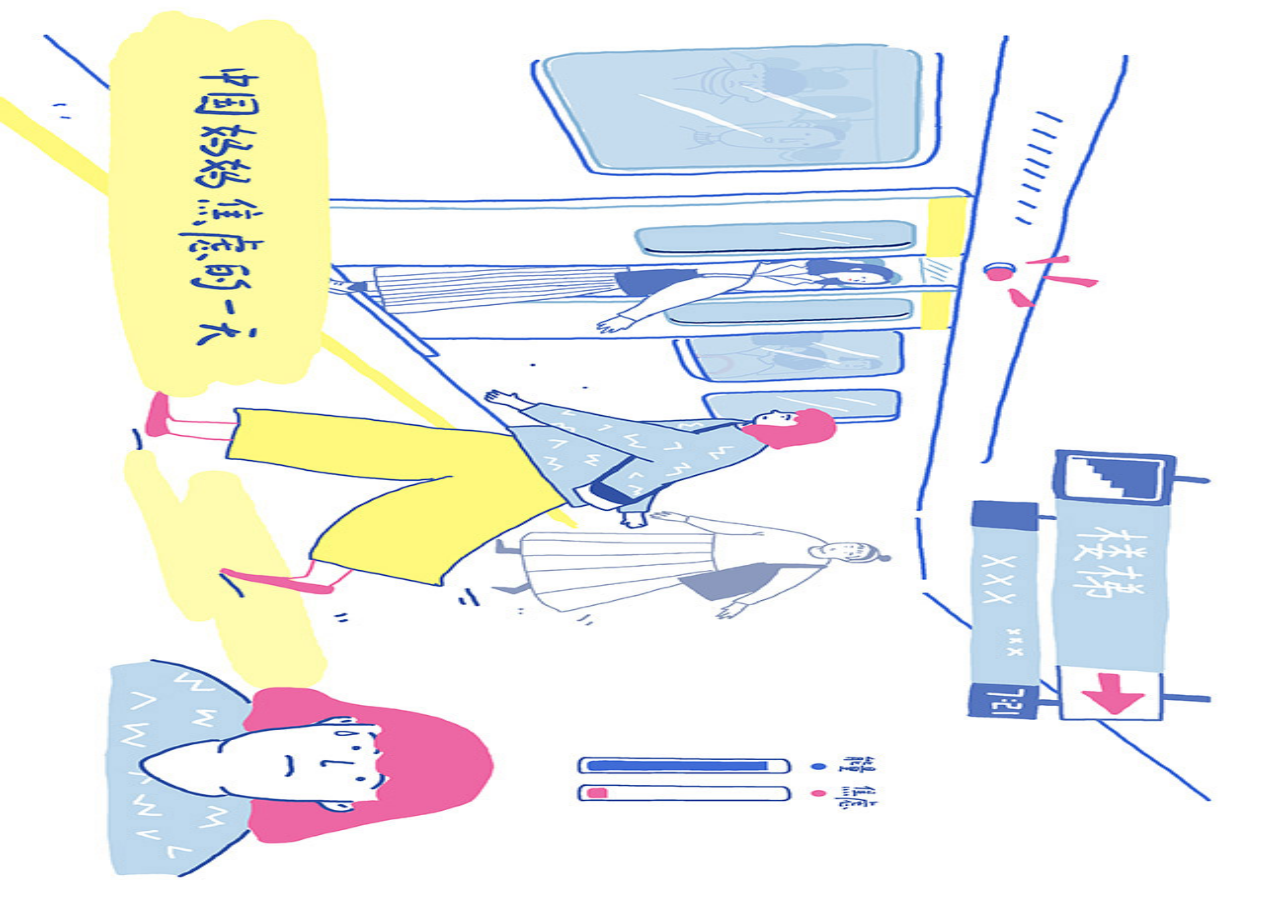
<file: index.html>
﻿<!DOCTYPE html>
<html>
	<head>
		<meta charset="UTF-8">
		<meta name="viewport" content="initial-scale=1.0, maximum-scale=1.0, user-scalable=no" />
		<title>中国妈妈焦虑的一天</title>
		<link rel="stylesheet" type="text/css" href="css/swiper-3.3.1.min.css"/>
		<link rel="stylesheet" type="text/css" href="css/style.css" />
		<script src="js/jquery-1.11.0.js" type="text/javascript" charset="utf-8"></script>
	<script src="js/swiper-3.3.1.min.js" type="text/javascript" charset="utf-8"></script>
	<script src="js/script.js" type="text/javascript" charset="utf-8"></script>
	<script src="js/clipboard.min.js"></script> 
	</head>
	<body>
		<div class="swiper-container">
			<div class="swiper-wrapper">
				<div class="swiper-slide slide1">
					<img src="img/1.jpg" alt="" />
				</div>
				<div class="swiper-slide slide2">
					<img src="img/2.jpg" alt="" />
					
				</div>
				<div class="swiper-slide slide3">
					<img src="img/3.jpg" alt="" />
					
				</div>
				<div class="swiper-slide slide4">
					<img src="img/4.jpg" alt="" />
					
				</div>
				<div class="swiper-slide slide5">
					<img src="img/5.jpg" alt="" />
					
				</div>
				<div class="swiper-slide slide6">
					<img src="img/6.jpg" alt="" />
					
				</div>
				<div class="swiper-slide slide7">
					<img src="img/7.jpg" alt="" />
					
				</div>
				<div class="swiper-slide slide8">
					<img src="img/8.jpg" alt="" />
					<div class=" ab rot btn_activity">
						
					</div>
					
				</div>
				
			</div>
		</div>

	</body>

	
	

</html>
</file>
<file: css/style.css>
* {
	margin: 0;
	padding: 0
}

html,
body {
	width: 100%;
	height: 100%;
	overflow: hidden;
	font-family: "微软雅黑";
	font-size: 14px;
}

img {
	width: 100%;
	border:0;
	padding:0;
}
body img
{
   -webkit-user-select: none;
    -moz-user-select: none;
    -ms-user-select: none;
    user-select: none;
}
input {
	outline: none;
	list-style: none;
	border: none;
	background: none;
}

select,
option {
	outline: none;
	list-style: none;
	border: none;
	background: none;
}

button {
	outline: none;
	list-style: none;
	border: none;
	background: none;
}

a {
	list-style: none;
	text-decoration: none;
}

ul,
li {
	padding: 0;
	margin: 0;
	list-style: none;
}

.ab {
	position: absolute;
}

.rot {
	transform: rotate(90deg);
}

body {
	background-color: #fff;
}

.swiper-container {
	width: 100%;
	height: 100%;
	background-color: #fff;
}

.swiper-wrapper {
	width: 100%
}

.swiper-slide {
	overflow: hidden;
}

.swiper-slide img {
	height:100%;
}

.btn_activity {
	display: block;
	width: 30%;
	height: 10%;
	text-align: center;
	top: 55%;
	left: 20%;
}

.from_box {
	width: 100%;
	height: 100%;
	font-family: Xy;
	overflow: hidden;
	position: relative;
}
@font-face {
	font-family: Xy;
	src: url("../Font/FZMWFont.ttf");
}

.form {
	position: absolute;
	width: 250px;
	height: 230px;
	top: 33%;
	left: 50%;
	margin-left: -145px;
	background: #fff;
	padding:20px;
}

.form .fi input {
	height: 100%;
	width: 135px;
	margin-left: 115px;
	font-family: Xy;
	color: #ed67a4;
	font-size: 18px;
	line-height: 30px;
}

.form .fi input::-webkit-input-placeholder {
	color: #3353a7;
}

.form-renshu #renshu {
	font-family: Xy;
	color: #ed67a4;
	font-size: 18px;
	text-align: center;
	margin-left: 115px;
	height: 100%;
}

.fi {
	height: 30px;
	margin-top: 10px;
	position: relative;
}

.form-name {
	background: url(../img/form_03.jpg) left no-repeat;
	background-size: contain;
}

.form-name input {
	letter-spacing: -2px;
}

.form-moblie {
	background: url(../img/form_06.jpg) left no-repeat;
	background-size: contain;
}

.form-renshu {
	background: url(../img/form_08.jpg) left no-repeat;
	background-size: contain;
}

.form-sex {
	background: url(../img/form_10.jpg) left no-repeat;
	background-size: contain;
}

.form .form-sex input {
	display: none;
}

.form .form-sex label {
	width: 45px;
	height: 30px;
	float: left;
	margin-left: 5px;
}

.form .form-sex .sex1l {
	margin-left: 125px;
}
.textIn span{
	display: block;
	height:12px;
	width:12px;
	border-radius: 50%;
	border: #ed67a4 1px solid;
	font-size: 14px;
	color:#ed67a4;
	text-align: center;
	line-height: 14px;
	position: absolute;
	top:8px;
	right:5px;
	display: none;
}
.submit-btn {
	width: 90px;
	height: 40px;
	border: none;
	background: url(../img/form_20.jpg) no-repeat center;
	background-size: contain;
	margin-top: 35px;
	margin-left: 50%;
	position: relative;
	left: -45px
}

.CB_box {
	width: 100%;
	height: 100%;
	font-family: Xy;
	overflow: hidden;
	position: relative;
}
.bot_box{
	width: 230px;
	height:100px;
	position: absolute;
	top: 56%;
	padding:20px;
	background:#fff;
	left:50%;
	margin-left:-135px;
}
.linki {
	height: 20px;
	width: 230px;
	background: url(../img/l_07.jpg) no-repeat left;
	background-size: contain;
	margin-left:7px;
}

.linki input {
	height: 20px;
	width: 146px;
	margin-left: 68px;
	float: left;
	font-family: Xy;
	color: #ed67a4;
	font-size: 18px;
	text-align: center;
}

.linki span {
	display: inline-block;
	height: 100%;
	width: 15px;
	background: url(../img/l_09.jpg) no-repeat left;
	background-size: contain;
	margin-left: -1px;
}

.copy_btn {
	background: url(../img/l_14.jpg) no-repeat center;
	background-size: contain;
	position: absolute;
	width: 100px;
	height: 40px;
	top: 75px;
	left: 50%;
	margin-left: -50px;
}

.toolTip {
	width: 130px;
	position: absolute;
	z-index: 10;
	top: 60px;
	left: 50%;
	margin-left: -65px;
	display: none;
}
</file>
